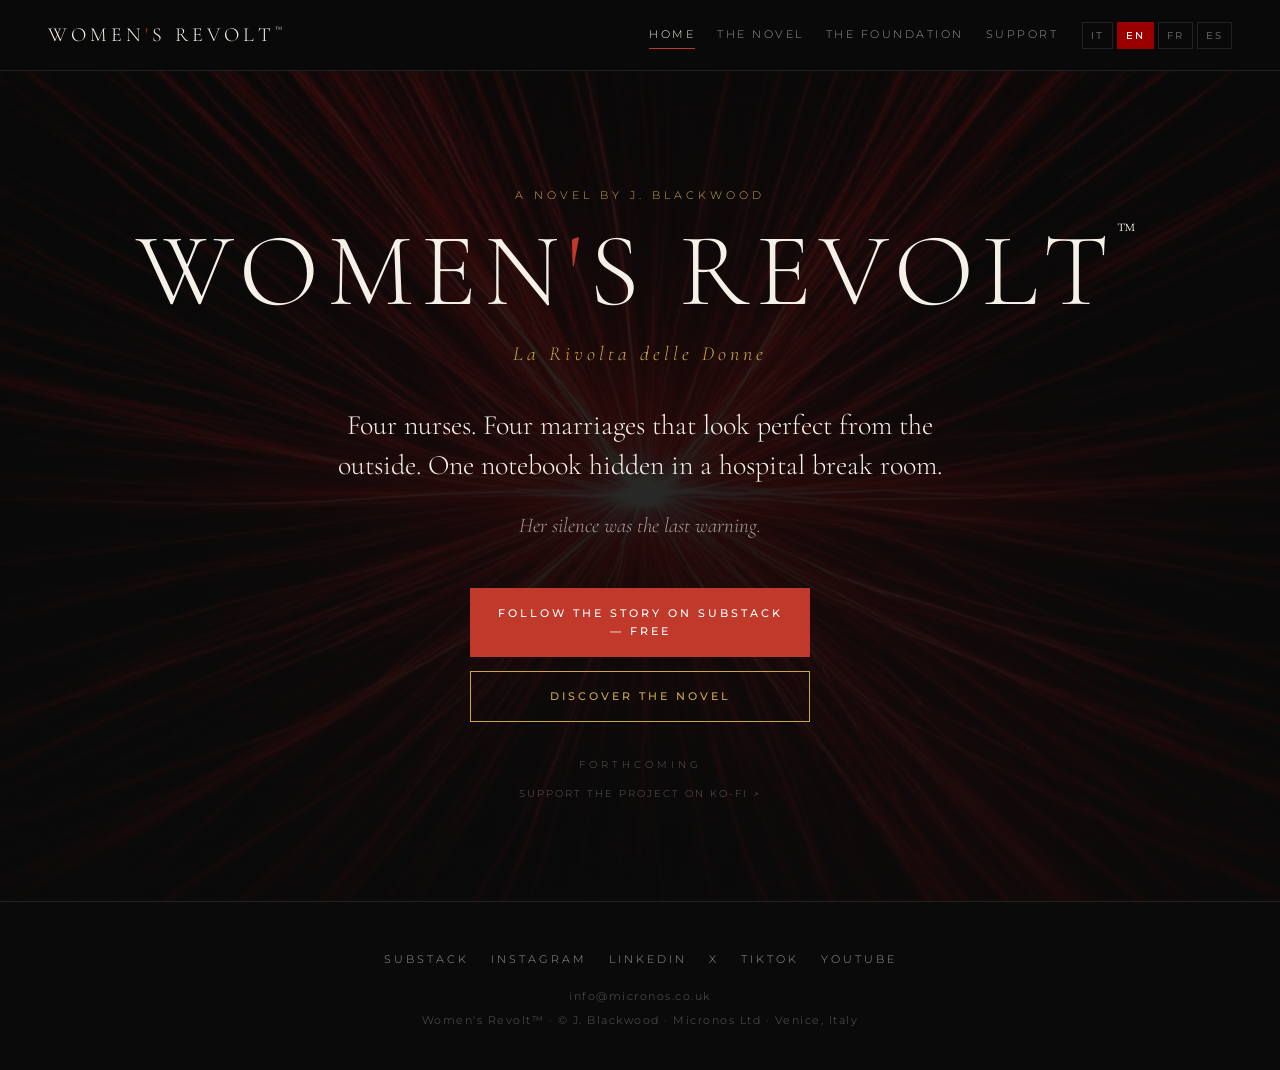
<file: index.html>
<!DOCTYPE html>
<html lang="en">
<head>
<meta charset="UTF-8">
<meta name="viewport" content="width=device-width, initial-scale=1">
<title>Women&#x27;s Revolt™ — A novel by J. Blackwood</title>
<meta name="description" content="Four nurses. Four marriages that look perfect from the outside. One notebook hidden in a hospital break room. Women&#x27;s Revolt, a novel by J. Blackwood.">
<meta property="og:title" content="Women&#x27;s Revolt™ — A novel by J. Blackwood">
<meta property="og:description" content="Four nurses. Four marriages that look perfect from the outside. One notebook hidden in a hospital break room. Women&#x27;s Revolt, a novel by J. Blackwood.">
<meta property="og:type" content="website">
<link rel="preconnect" href="https://fonts.googleapis.com">
<link href="https://fonts.googleapis.com/css2?family=Cormorant+Garamond:ital,wght@0,300;0,400;0,600;1,300;1,400&family=Montserrat:wght@300;400;500;600&display=swap" rel="stylesheet">
<link rel="stylesheet" href="style.css">
<script>
(function(){var L=["it","en","fr","es"],l=null;
try{var q=new URLSearchParams(location.search).get("lang");if(L.indexOf(q)>-1)l=q;}catch(e){}
if(!l){try{var s=localStorage.getItem("wr-lang");if(L.indexOf(s)>-1)l=s;}catch(e){}}
if(!l){var n=(navigator.language||"en").slice(0,2).toLowerCase();l=L.indexOf(n)>-1?n:"en";}
document.documentElement.setAttribute("data-lang",l);document.documentElement.lang=l;})();
</script>
</head>
<body>
<header class="nav">
<a class="logo" href="index.html">Women<span>'</span>s Revolt<sup>™</sup></a>
<nav class="links"><a href="index.html" class="on"><span class="l l-it">Home</span><span class="l l-en">Home</span><span class="l l-fr">Accueil</span><span class="l l-es">Inicio</span></a><a href="novel.html"><span class="l l-it">Il Romanzo</span><span class="l l-en">The Novel</span><span class="l l-fr">Le Roman</span><span class="l l-es">La Novela</span></a><a href="foundation.html"><span class="l l-it">La Fondazione</span><span class="l l-en">The Foundation</span><span class="l l-fr">La Fondation</span><span class="l l-es">La Fundación</span></a><a href="support.html"><span class="l l-it">Sostieni</span><span class="l l-en">Support</span><span class="l l-fr">Soutenir</span><span class="l l-es">Apoya</span></a></nav>
<div class="langs" role="group" aria-label="Language"><button type="button" data-set="it">IT</button><button type="button" data-set="en">EN</button><button type="button" data-set="fr">FR</button><button type="button" data-set="es">ES</button></div>
</header>
<main class="home">
<section class="hero">
<p class="eyebrow"><span class="l l-it">Un romanzo di J. Blackwood</span><span class="l l-en">A novel by J. Blackwood</span><span class="l l-fr">Un roman de J. Blackwood</span><span class="l l-es">Una novela de J. Blackwood</span></p>
<h1 class="brand">Women<span>'</span>s Revolt<sup>™</sup></h1>
<p class="sub">La Rivolta delle Donne</p>
<p class="hook"><span class="l l-it">Quattro infermiere. Quattro matrimoni che dall'esterno sembrano perfetti. Un quaderno nascosto nella sala pausa di un ospedale.</span><span class="l l-en">Four nurses. Four marriages that look perfect from the outside. One notebook hidden in a hospital break room.</span><span class="l l-fr">Quatre infirmières. Quatre mariages qui paraissent parfaits vus de l'extérieur. Un carnet caché dans la salle de pause d'un hôpital.</span><span class="l l-es">Cuatro enfermeras. Cuatro matrimonios que desde fuera parecen perfectos. Un cuaderno escondido en la sala de descanso de un hospital.</span></p>
<p class="tag"><span class="l l-it">Il suo silenzio era l'ultimo avvertimento.</span><span class="l l-en">Her silence was the last warning.</span><span class="l l-fr">Son silence était le dernier avertissement.</span><span class="l l-es">Su silencio era la última advertencia.</span></p>
<div class="btns">
<a class="btn red" href="https://womensrevolt.substack.com" target="_blank" rel="noopener"><span class="l l-it">Segui la storia su Substack — gratis</span><span class="l l-en">Follow the story on Substack — free</span><span class="l l-fr">Suivez l'histoire sur Substack — gratuit</span><span class="l l-es">Sigue la historia en Substack — gratis</span></a>
<a class="btn gold" href="novel.html"><span class="l l-it">Scopri il romanzo</span><span class="l l-en">Discover the novel</span><span class="l l-fr">Découvrir le roman</span><span class="l l-es">Descubre la novela</span></a>
</div>
<p class="status"><span class="l l-it">Di prossima uscita</span><span class="l l-en">Forthcoming</span><span class="l l-fr">À paraître</span><span class="l l-es">Próximamente</span></p>
<a class="kofi" href="https://ko-fi.com/womensrevolt" target="_blank" rel="noopener"><span class="l l-it">Sostieni il progetto su Ko-fi</span><span class="l l-en">Support the project on Ko-fi</span><span class="l l-fr">Soutenir le projet sur Ko-fi</span><span class="l l-es">Apoya el proyecto en Ko-fi</span> ↗</a>
</section>
</main>
<footer class="foot">
<div class="social">
<a href="https://womensrevolt.substack.com" target="_blank" rel="noopener">Substack</a>
<a href="https://instagram.com/womensrevolt" target="_blank" rel="noopener">Instagram</a>
<a href="https://www.linkedin.com/company/womensrevolt" target="_blank" rel="noopener">LinkedIn</a>
<a href="https://x.com/JamesBlackq22a" target="_blank" rel="noopener">X</a>
<a href="https://tiktok.com/@womensrevolt" target="_blank" rel="noopener">TikTok</a>
<a href="https://www.youtube.com/@Womenrevolt" target="_blank" rel="noopener">YouTube</a>
</div>
<p class="small"><a href="mailto:info@micronos.co.uk">info@micronos.co.uk</a></p>
<p class="small">Women's Revolt™ · © J. Blackwood · Micronos Ltd · Venice, Italy</p>
</footer>
<script src="lang.js"></script>
</body>
</html>
</file>
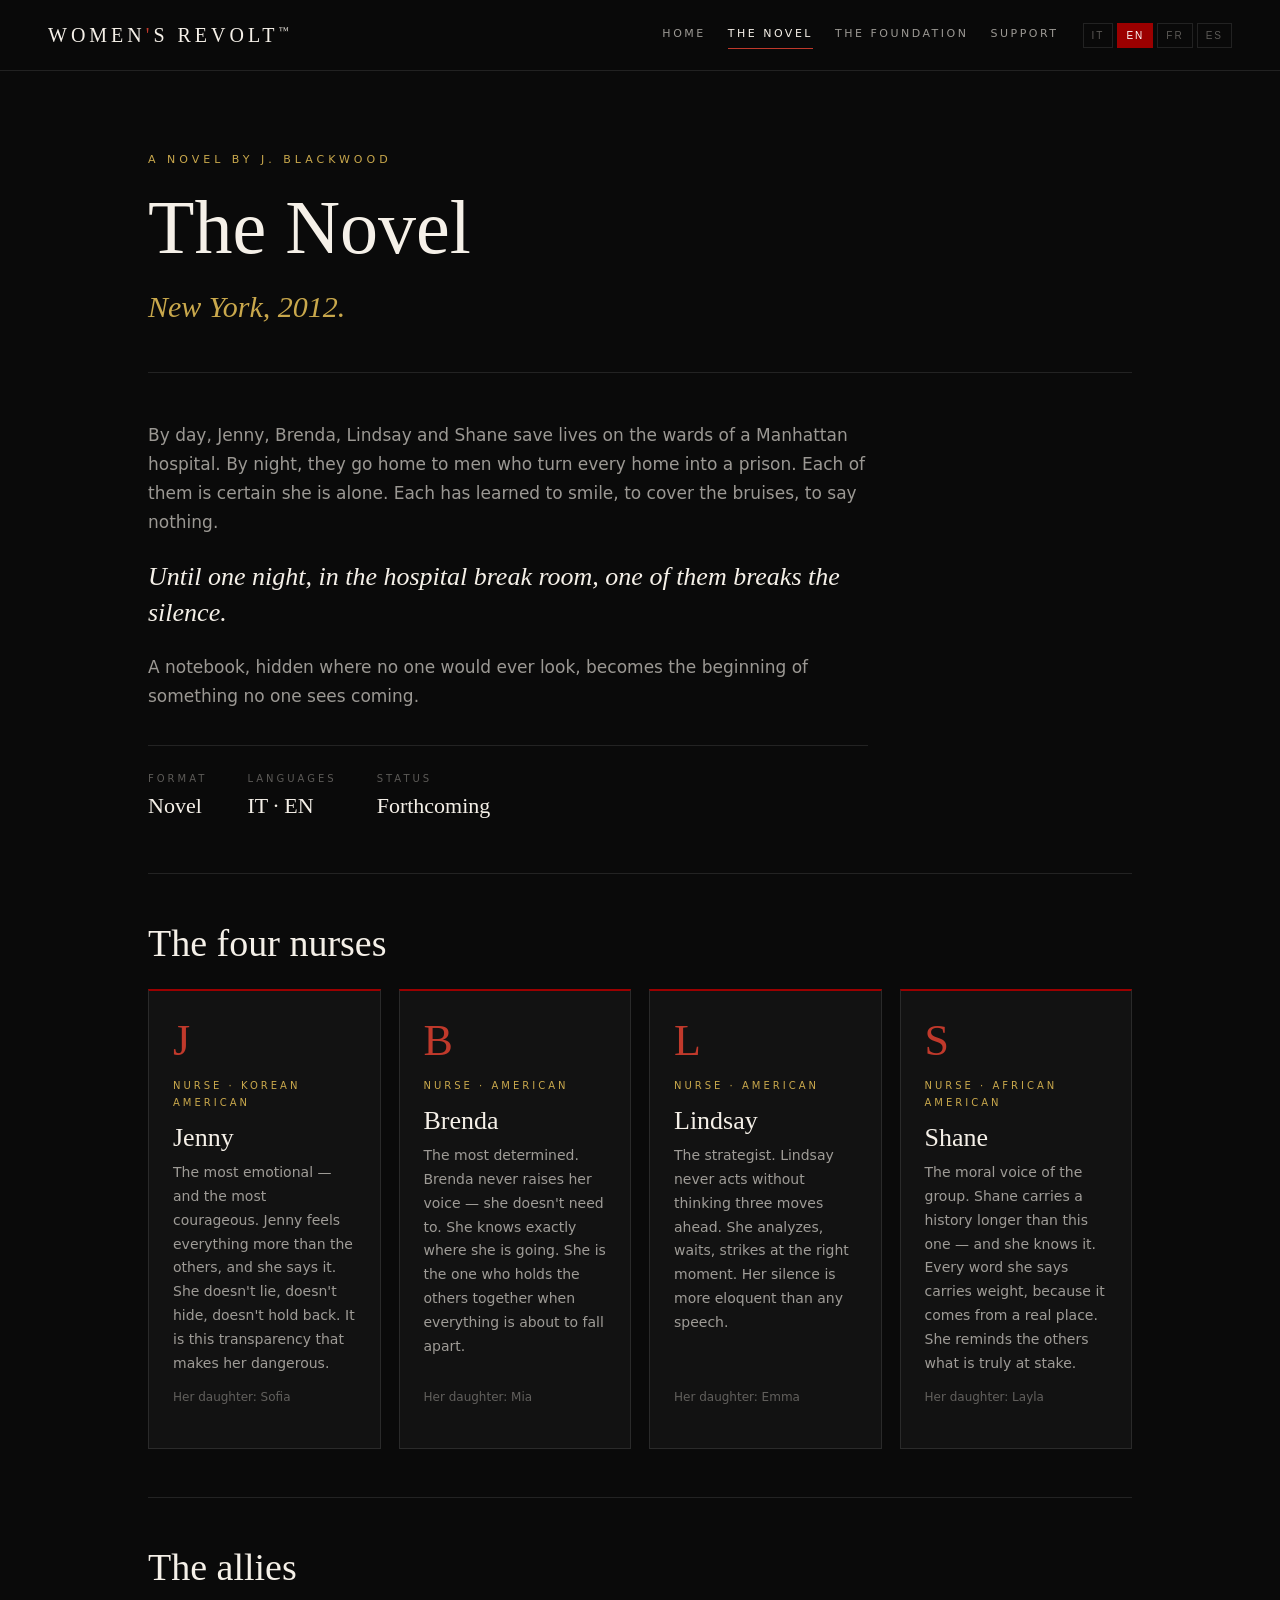
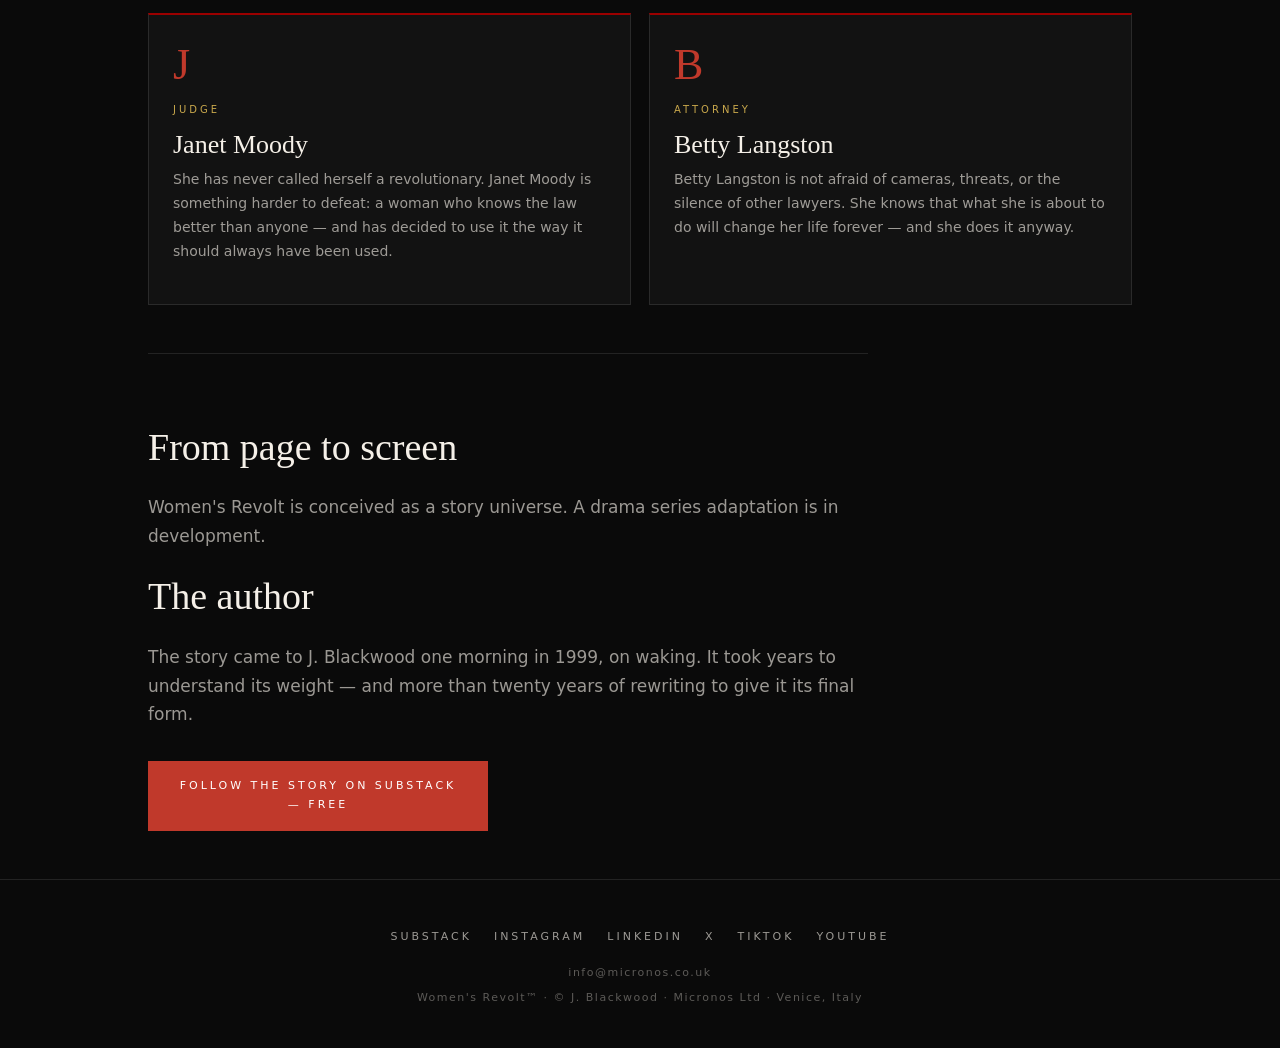
<file: characters.html>
<!DOCTYPE html><html><head><meta charset="UTF-8"><meta http-equiv="refresh" content="0; url=novel.html"><link rel="canonical" href="novel.html"><title>Women's Revolt™</title></head><body style="background:#0a0a0a"><a href="novel.html" style="color:#c0392b">Women's Revolt™</a></body></html>
</file>
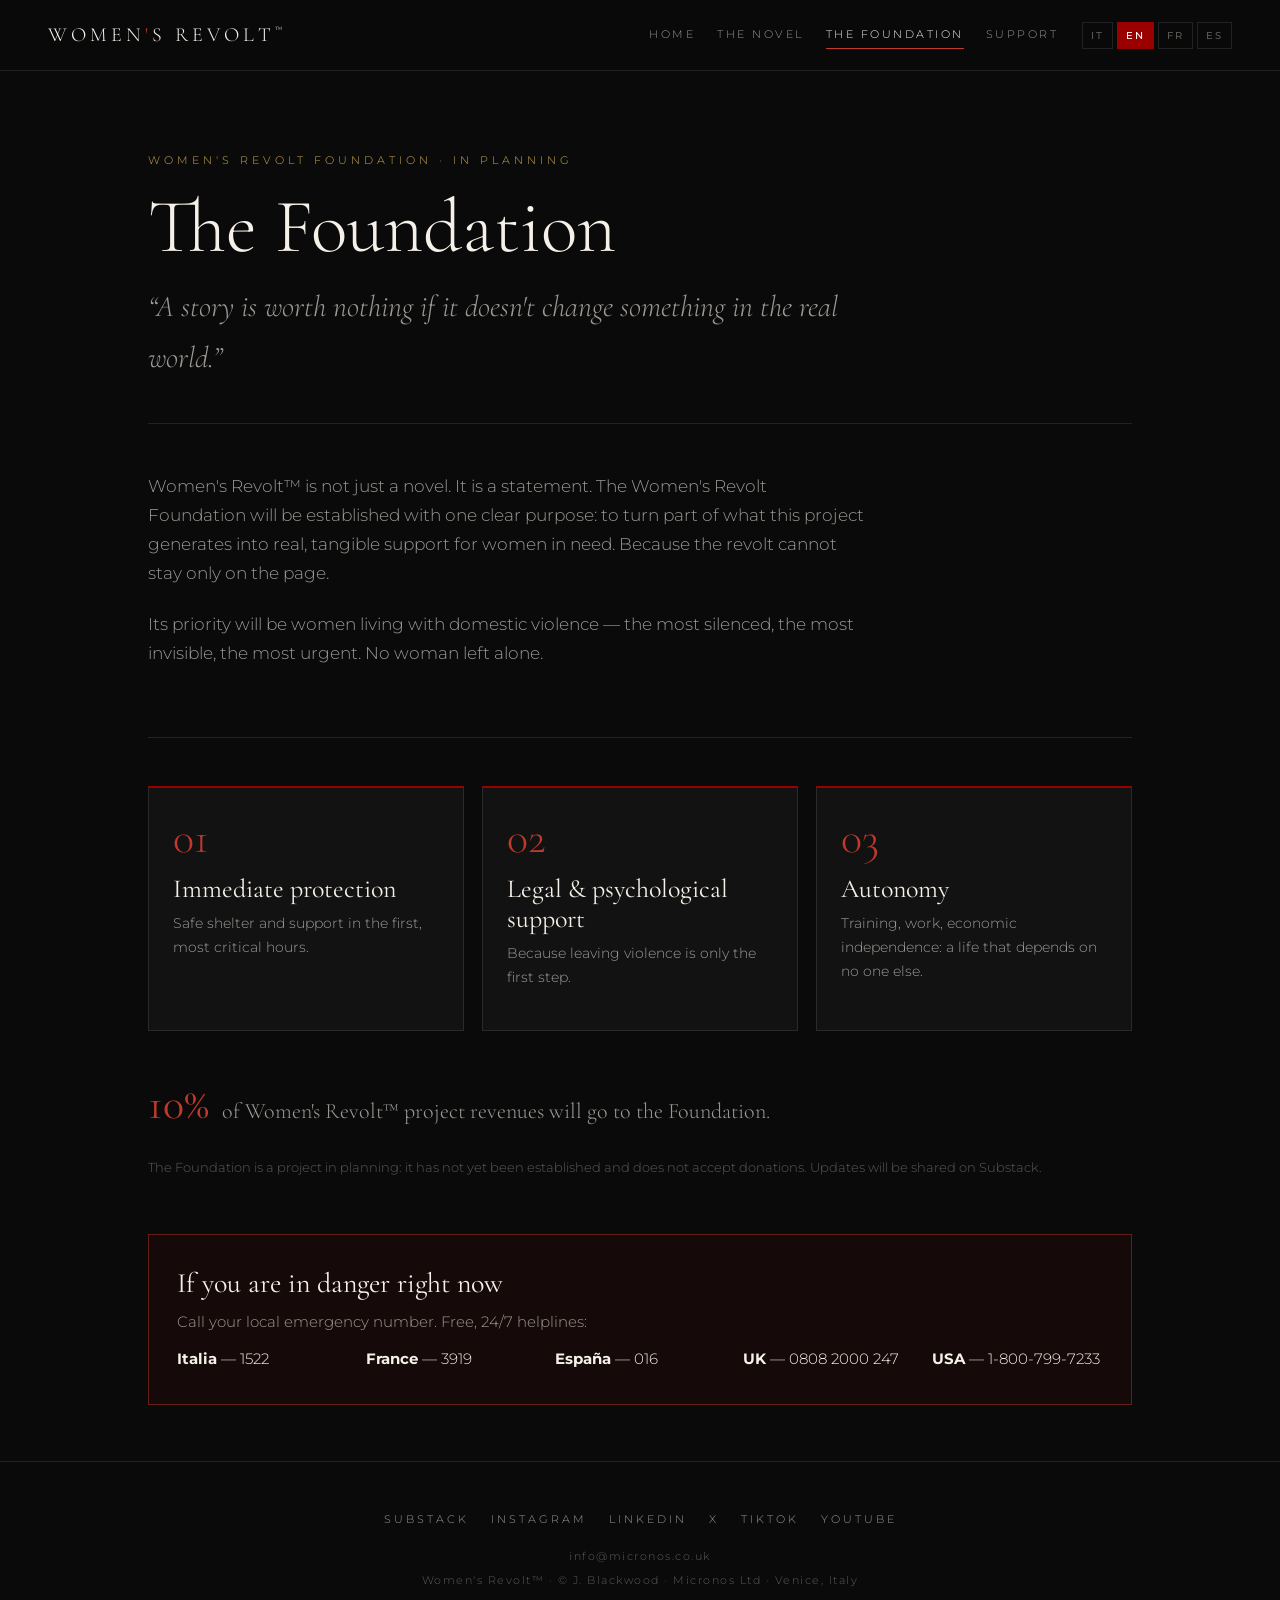
<file: foundation.html>
<!DOCTYPE html>
<html lang="en">
<head>
<meta charset="UTF-8">
<meta name="viewport" content="width=device-width, initial-scale=1">
<title>The Foundation — Women&#x27;s Revolt™</title>
<meta name="description" content="The Women&#x27;s Revolt Foundation, in preparation: support for women living with domestic violence.">
<meta property="og:title" content="The Foundation — Women&#x27;s Revolt™">
<meta property="og:description" content="The Women&#x27;s Revolt Foundation, in preparation: support for women living with domestic violence.">
<meta property="og:type" content="website">
<link rel="preconnect" href="https://fonts.googleapis.com">
<link href="https://fonts.googleapis.com/css2?family=Cormorant+Garamond:ital,wght@0,300;0,400;0,600;1,300;1,400&family=Montserrat:wght@300;400;500;600&display=swap" rel="stylesheet">
<link rel="stylesheet" href="style.css">
<script>
(function(){var L=["it","en","fr","es"],l=null;
try{var q=new URLSearchParams(location.search).get("lang");if(L.indexOf(q)>-1)l=q;}catch(e){}
if(!l){try{var s=localStorage.getItem("wr-lang");if(L.indexOf(s)>-1)l=s;}catch(e){}}
if(!l){var n=(navigator.language||"en").slice(0,2).toLowerCase();l=L.indexOf(n)>-1?n:"en";}
document.documentElement.setAttribute("data-lang",l);document.documentElement.lang=l;})();
</script>
</head>
<body>
<header class="nav">
<a class="logo" href="index.html">Women<span>'</span>s Revolt<sup>™</sup></a>
<nav class="links"><a href="index.html"><span class="l l-it">Home</span><span class="l l-en">Home</span><span class="l l-fr">Accueil</span><span class="l l-es">Inicio</span></a><a href="novel.html"><span class="l l-it">Il Romanzo</span><span class="l l-en">The Novel</span><span class="l l-fr">Le Roman</span><span class="l l-es">La Novela</span></a><a href="foundation.html" class="on"><span class="l l-it">La Fondazione</span><span class="l l-en">The Foundation</span><span class="l l-fr">La Fondation</span><span class="l l-es">La Fundación</span></a><a href="support.html"><span class="l l-it">Sostieni</span><span class="l l-en">Support</span><span class="l l-fr">Soutenir</span><span class="l l-es">Apoya</span></a></nav>
<div class="langs" role="group" aria-label="Language"><button type="button" data-set="it">IT</button><button type="button" data-set="en">EN</button><button type="button" data-set="fr">FR</button><button type="button" data-set="es">ES</button></div>
</header>
<main class="">
<section class="pagehead">
<p class="eyebrow">Women's Revolt Foundation · <span class="l l-it">In progetto</span><span class="l l-en">In planning</span><span class="l l-fr">En projet</span><span class="l l-es">En proyecto</span></p>
<h1><span class="l l-it">La Fondazione</span><span class="l l-en">The Foundation</span><span class="l l-fr">La Fondation</span><span class="l l-es">La Fundación</span></h1>
<p class="lead quote"><span class="l l-it">«Una storia non vale nulla se non cambia qualcosa nel mondo reale.»</span><span class="l l-en">“A story is worth nothing if it doesn't change something in the real world.”</span><span class="l l-fr">« Une histoire ne vaut rien si elle ne change pas quelque chose dans le monde réel. »</span><span class="l l-es">«Una historia no vale nada si no cambia algo en el mundo real.»</span></p>
</section>
<section class="prose">
<p><span class="l l-it">Women's Revolt™ non è solo un romanzo. È una presa di posizione. La Women's Revolt Foundation nascerà con un obiettivo preciso: trasformare una parte di ciò che questo progetto genera in aiuto concreto per le donne che ne hanno bisogno. Perché la rivolta non può restare solo sulla pagina.</span><span class="l l-en">Women's Revolt™ is not just a novel. It is a statement. The Women's Revolt Foundation will be established with one clear purpose: to turn part of what this project generates into real, tangible support for women in need. Because the revolt cannot stay only on the page.</span><span class="l l-fr">Women's Revolt™ n'est pas seulement un roman. C'est une prise de position. La Women's Revolt Foundation sera créée avec un objectif précis : transformer une part de ce que ce projet génère en aide concrète pour les femmes dans le besoin. Parce que la révolte ne peut pas rester seulement sur la page.</span><span class="l l-es">Women's Revolt™ no es solo una novela. Es una declaración. La Women's Revolt Foundation nacerá con un objetivo claro: transformar parte de lo que genere este proyecto en ayuda concreta para las mujeres que la necesitan. Porque la revuelta no puede quedarse solo en la página.</span></p>
<p><span class="l l-it">La priorità saranno le donne che subiscono violenza domestica — le più silenziose, le più invisibili, le più urgenti. Nessuna donna lasciata sola.</span><span class="l l-en">Its priority will be women living with domestic violence — the most silenced, the most invisible, the most urgent. No woman left alone.</span><span class="l l-fr">Sa priorité sera les femmes victimes de violences domestiques — les plus silencieuses, les plus invisibles, les plus urgentes. Aucune femme laissée seule.</span><span class="l l-es">Su prioridad serán las mujeres que sufren violencia doméstica — las más silenciadas, las más invisibles, las más urgentes. Ninguna mujer dejada sola.</span></p>
</section>
<section class="block">
<div class="grid three">
<article class="card"><div class="num">01</div><h3><span class="l l-it">Protezione immediata</span><span class="l l-en">Immediate protection</span><span class="l l-fr">Protection immédiate</span><span class="l l-es">Protección inmediata</span></h3><p><span class="l l-it">Rifugi sicuri e sostegno nelle prime ore, le più critiche.</span><span class="l l-en">Safe shelter and support in the first, most critical hours.</span><span class="l l-fr">Refuges sûrs et soutien dans les premières heures, les plus critiques.</span><span class="l l-es">Refugios seguros y apoyo en las primeras horas, las más críticas.</span></p></article>
<article class="card"><div class="num">02</div><h3><span class="l l-it">Supporto legale e psicologico</span><span class="l l-en">Legal & psychological support</span><span class="l l-fr">Soutien juridique et psychologique</span><span class="l l-es">Apoyo legal y psicológico</span></h3><p><span class="l l-it">Perché uscire dalla violenza è solo il primo passo.</span><span class="l l-en">Because leaving violence is only the first step.</span><span class="l l-fr">Parce que quitter la violence n'est que la première étape.</span><span class="l l-es">Porque salir de la violencia es solo el primer paso.</span></p></article>
<article class="card"><div class="num">03</div><h3><span class="l l-it">Autonomia</span><span class="l l-en">Autonomy</span><span class="l l-fr">Autonomie</span><span class="l l-es">Autonomía</span></h3><p><span class="l l-it">Formazione, lavoro, indipendenza economica: una vita che non dipende da nessun altro.</span><span class="l l-en">Training, work, economic independence: a life that depends on no one else.</span><span class="l l-fr">Formation, travail, indépendance économique : une vie qui ne dépend de personne.</span><span class="l l-es">Formación, trabajo, independencia económica: una vida que no dependa de nadie más.</span></p></article>
</div>
<p class="big10"><strong>10%</strong> <span class="l l-it">dei ricavi del progetto Women's Revolt™ sarà destinato alla Fondazione.</span><span class="l l-en">of Women's Revolt™ project revenues will go to the Foundation.</span><span class="l l-fr">des revenus du projet Women's Revolt™ seront destinés à la Fondation.</span><span class="l l-es">de los ingresos del proyecto Women's Revolt™ se destinará a la Fundación.</span></p>
<p class="note"><span class="l l-it">La Fondazione è un progetto: non è ancora costituita e non raccoglie donazioni. Gli aggiornamenti arriveranno su Substack.</span><span class="l l-en">The Foundation is a project in planning: it has not yet been established and does not accept donations. Updates will be shared on Substack.</span><span class="l l-fr">La Fondation est un projet : elle n'est pas encore créée et n'accepte pas de dons. Les nouvelles seront publiées sur Substack.</span><span class="l l-es">La Fundación es un proyecto: todavía no está constituida y no acepta donaciones. Las novedades se publicarán en Substack.</span></p>
</section>
<section class="help">
<h2><span class="l l-it">Se sei in pericolo adesso</span><span class="l l-en">If you are in danger right now</span><span class="l l-fr">Si vous êtes en danger maintenant</span><span class="l l-es">Si estás en peligro ahora</span></h2>
<p><span class="l l-it">Chiama il numero di emergenza del tuo Paese. Linee di aiuto gratuite e attive 24 ore su 24:</span><span class="l l-en">Call your local emergency number. Free, 24/7 helplines:</span><span class="l l-fr">Appelez le numéro d'urgence de votre pays. Lignes d'aide gratuites, 24 h/24 :</span><span class="l l-es">Llama al número de emergencias de tu país. Líneas de ayuda gratuitas, 24 horas:</span></p>
<ul>
<li><strong>Italia</strong> — 1522</li>
<li><strong>France</strong> — 3919</li>
<li><strong>España</strong> — 016</li>
<li><strong>UK</strong> — 0808 2000 247</li>
<li><strong>USA</strong> — 1-800-799-7233</li>
</ul>
</section>
</main>
<footer class="foot">
<div class="social">
<a href="https://womensrevolt.substack.com" target="_blank" rel="noopener">Substack</a>
<a href="https://instagram.com/womensrevolt" target="_blank" rel="noopener">Instagram</a>
<a href="https://www.linkedin.com/company/womensrevolt" target="_blank" rel="noopener">LinkedIn</a>
<a href="https://x.com/JamesBlackq22a" target="_blank" rel="noopener">X</a>
<a href="https://tiktok.com/@womensrevolt" target="_blank" rel="noopener">TikTok</a>
<a href="https://www.youtube.com/@Womenrevolt" target="_blank" rel="noopener">YouTube</a>
</div>
<p class="small"><a href="mailto:info@micronos.co.uk">info@micronos.co.uk</a></p>
<p class="small">Women's Revolt™ · © J. Blackwood · Micronos Ltd · Venice, Italy</p>
</footer>
<script src="lang.js"></script>
</body>
</html>
</file>
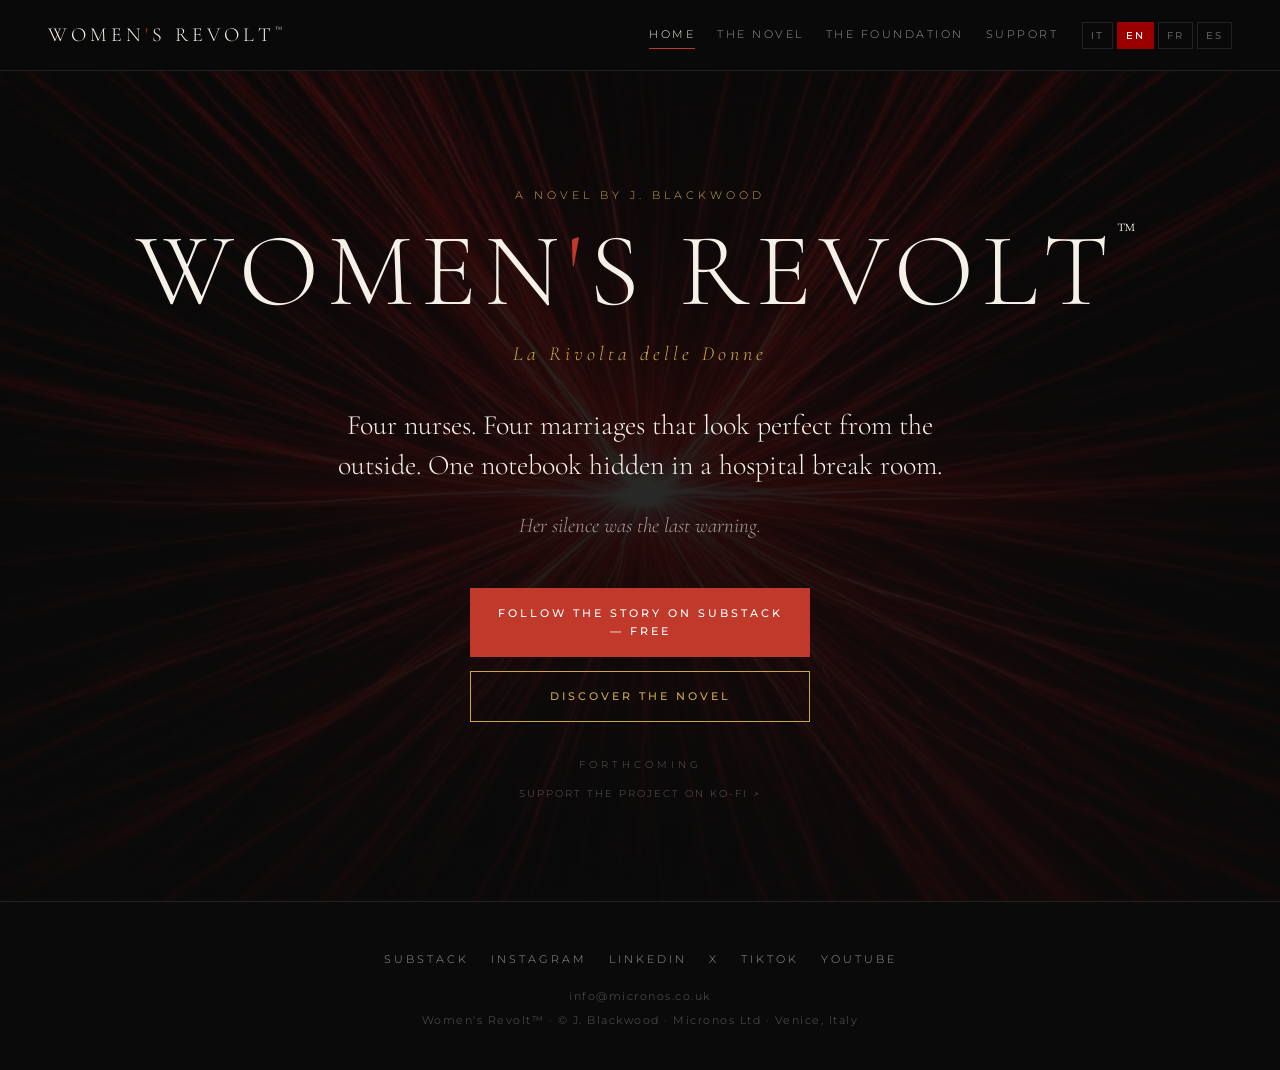
<file: main.html>
<!DOCTYPE html><html><head><meta charset="UTF-8"><meta http-equiv="refresh" content="0; url=index.html"><link rel="canonical" href="index.html"><title>Women's Revolt™</title></head><body style="background:#0a0a0a"><a href="index.html" style="color:#c0392b">Women's Revolt™</a></body></html>
</file>
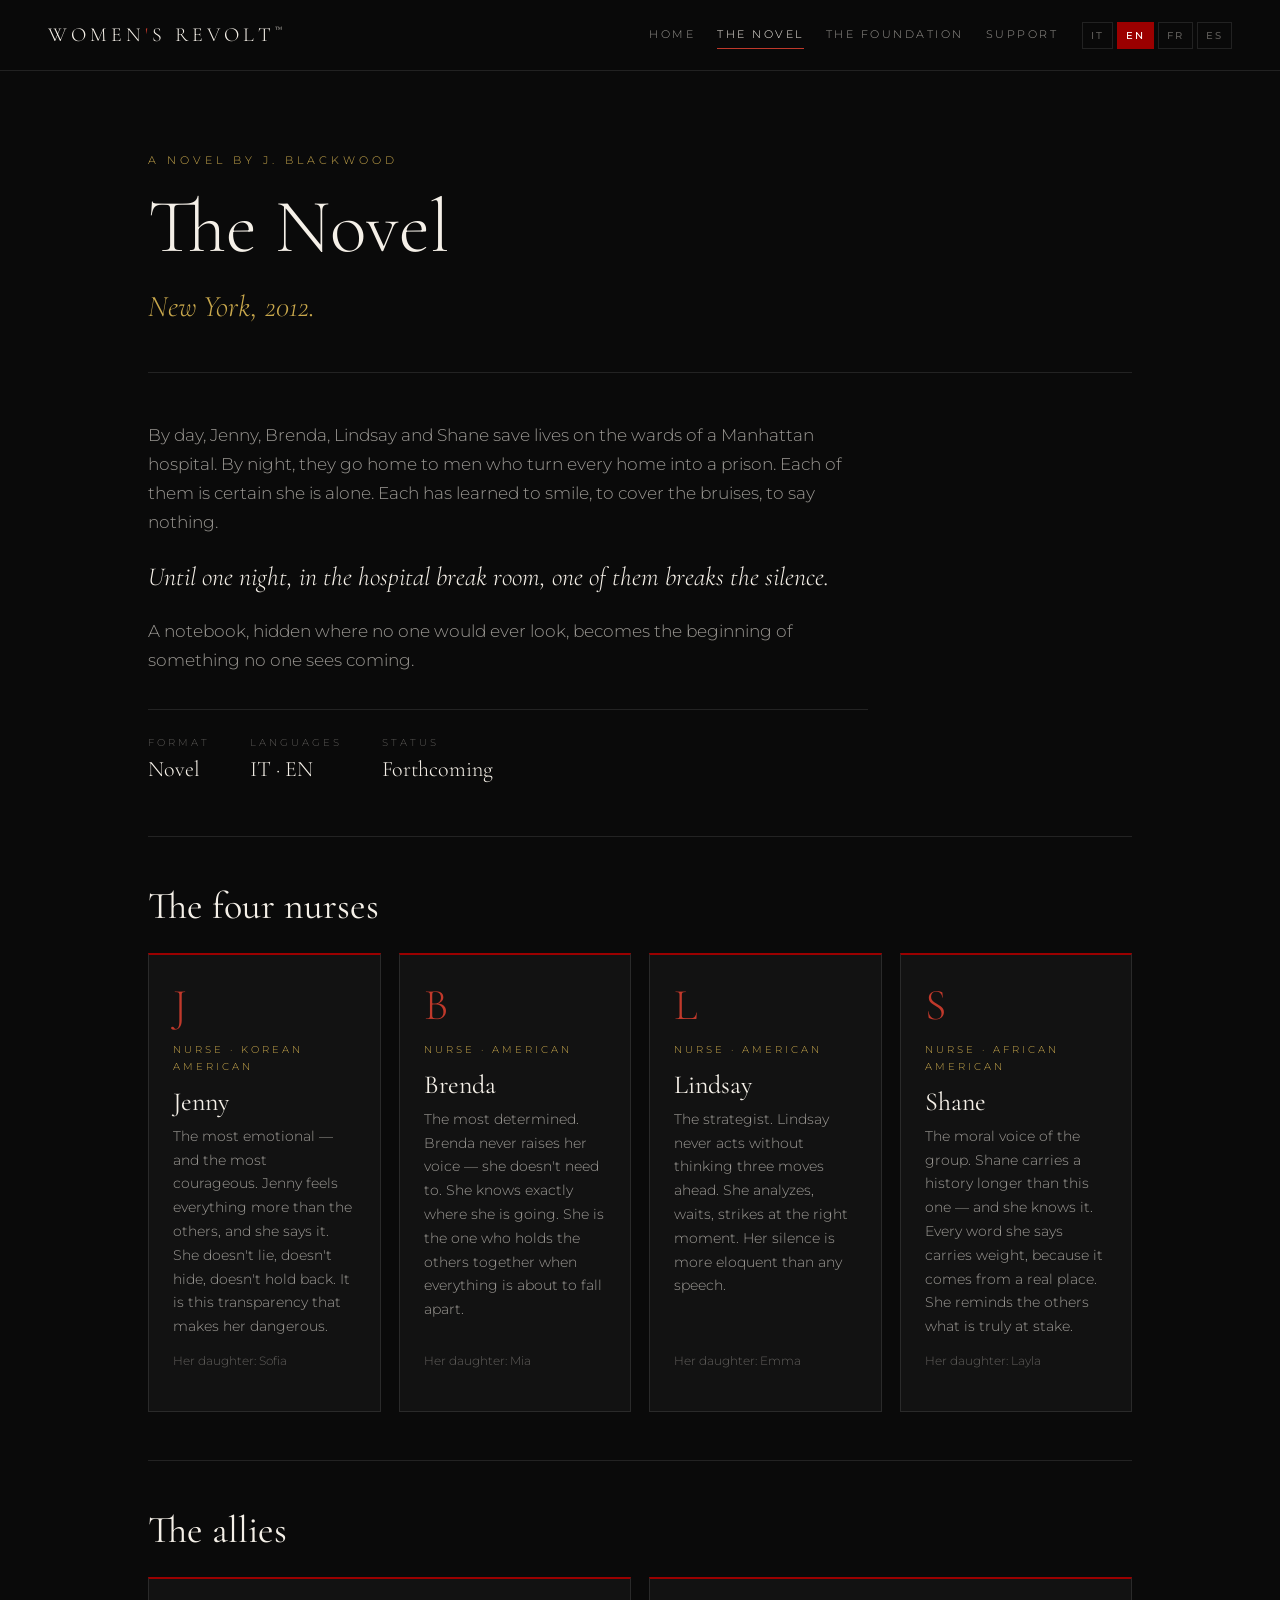
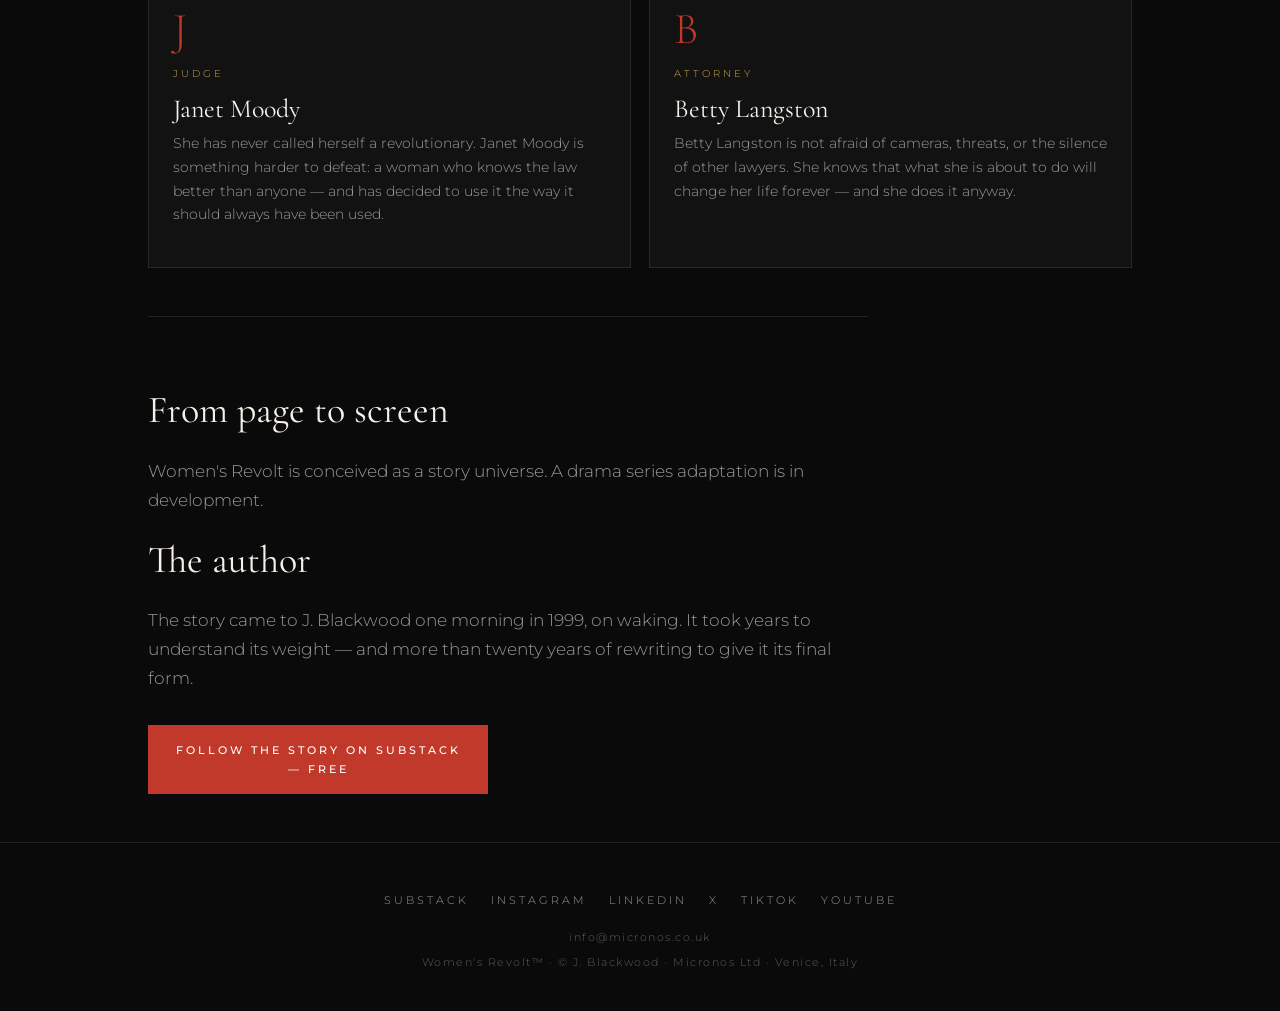
<file: novel.html>
<!DOCTYPE html>
<html lang="en">
<head>
<meta charset="UTF-8">
<meta name="viewport" content="width=device-width, initial-scale=1">
<title>The Novel — Women&#x27;s Revolt™</title>
<meta name="description" content="New York, 2012. Four nurses, four violent marriages kept secret, and a notebook hidden in a hospital break room. A novel by J. Blackwood.">
<meta property="og:title" content="The Novel — Women&#x27;s Revolt™">
<meta property="og:description" content="New York, 2012. Four nurses, four violent marriages kept secret, and a notebook hidden in a hospital break room. A novel by J. Blackwood.">
<meta property="og:type" content="website">
<link rel="preconnect" href="https://fonts.googleapis.com">
<link href="https://fonts.googleapis.com/css2?family=Cormorant+Garamond:ital,wght@0,300;0,400;0,600;1,300;1,400&family=Montserrat:wght@300;400;500;600&display=swap" rel="stylesheet">
<link rel="stylesheet" href="style.css">
<script>
(function(){var L=["it","en","fr","es"],l=null;
try{var q=new URLSearchParams(location.search).get("lang");if(L.indexOf(q)>-1)l=q;}catch(e){}
if(!l){try{var s=localStorage.getItem("wr-lang");if(L.indexOf(s)>-1)l=s;}catch(e){}}
if(!l){var n=(navigator.language||"en").slice(0,2).toLowerCase();l=L.indexOf(n)>-1?n:"en";}
document.documentElement.setAttribute("data-lang",l);document.documentElement.lang=l;})();
</script>
</head>
<body>
<header class="nav">
<a class="logo" href="index.html">Women<span>'</span>s Revolt<sup>™</sup></a>
<nav class="links"><a href="index.html"><span class="l l-it">Home</span><span class="l l-en">Home</span><span class="l l-fr">Accueil</span><span class="l l-es">Inicio</span></a><a href="novel.html" class="on"><span class="l l-it">Il Romanzo</span><span class="l l-en">The Novel</span><span class="l l-fr">Le Roman</span><span class="l l-es">La Novela</span></a><a href="foundation.html"><span class="l l-it">La Fondazione</span><span class="l l-en">The Foundation</span><span class="l l-fr">La Fondation</span><span class="l l-es">La Fundación</span></a><a href="support.html"><span class="l l-it">Sostieni</span><span class="l l-en">Support</span><span class="l l-fr">Soutenir</span><span class="l l-es">Apoya</span></a></nav>
<div class="langs" role="group" aria-label="Language"><button type="button" data-set="it">IT</button><button type="button" data-set="en">EN</button><button type="button" data-set="fr">FR</button><button type="button" data-set="es">ES</button></div>
</header>
<main class="">
<section class="pagehead">
<p class="eyebrow"><span class="l l-it">Un romanzo di J. Blackwood</span><span class="l l-en">A novel by J. Blackwood</span><span class="l l-fr">Un roman de J. Blackwood</span><span class="l l-es">Una novela de J. Blackwood</span></p>
<h1><span class="l l-it">Il Romanzo</span><span class="l l-en">The Novel</span><span class="l l-fr">Le Roman</span><span class="l l-es">La Novela</span></h1>
<p class="lead">New York, 2012.</p>
</section>
<section class="prose">
<p><span class="l l-it">Di giorno Jenny, Brenda, Lindsay e Shane salvano vite nelle corsie di un ospedale di Manhattan. Di notte tornano a casa da uomini che trasformano ogni casa in una prigione. Ognuna è certa di essere sola. Ognuna ha imparato a sorridere, a coprire i lividi, a tacere.</span><span class="l l-en">By day, Jenny, Brenda, Lindsay and Shane save lives on the wards of a Manhattan hospital. By night, they go home to men who turn every home into a prison. Each of them is certain she is alone. Each has learned to smile, to cover the bruises, to say nothing.</span><span class="l l-fr">Le jour, Jenny, Brenda, Lindsay et Shane sauvent des vies dans les services d'un hôpital de Manhattan. La nuit, elles rentrent chez des hommes qui font de chaque maison une prison. Chacune est certaine d'être seule. Chacune a appris à sourire, à cacher les bleus, à se taire.</span><span class="l l-es">De día, Jenny, Brenda, Lindsay y Shane salvan vidas en las salas de un hospital de Manhattan. De noche, vuelven a casa con hombres que convierten cada casa en una prisión. Cada una está segura de estar sola. Cada una ha aprendido a sonreír, a cubrir los moratones, a callar.</span></p>
<p class="em"><span class="l l-it">Finché una notte, nella sala pausa dell'ospedale, una di loro rompe il silenzio.</span><span class="l l-en">Until one night, in the hospital break room, one of them breaks the silence.</span><span class="l l-fr">Jusqu'au soir où, dans la salle de pause de l'hôpital, l'une d'elles brise le silence.</span><span class="l l-es">Hasta que una noche, en la sala de descanso del hospital, una de ellas rompe el silencio.</span></p>
<p><span class="l l-it">Un quaderno, nascosto dove nessuno guarderebbe mai, diventa l'inizio di qualcosa che nessuno vede arrivare.</span><span class="l l-en">A notebook, hidden where no one would ever look, becomes the beginning of something no one sees coming.</span><span class="l l-fr">Un carnet, caché là où personne ne regarderait jamais, devient le début de quelque chose que personne ne voit venir.</span><span class="l l-es">Un cuaderno, escondido donde nadie miraría jamás, se convierte en el principio de algo que nadie ve venir.</span></p>
<dl class="facts">
<div><dt><span class="l l-it">Formato</span><span class="l l-en">Format</span><span class="l l-fr">Format</span><span class="l l-es">Formato</span></dt><dd><span class="l l-it">Romanzo</span><span class="l l-en">Novel</span><span class="l l-fr">Roman</span><span class="l l-es">Novela</span></dd></div>
<div><dt><span class="l l-it">Lingue</span><span class="l l-en">Languages</span><span class="l l-fr">Langues</span><span class="l l-es">Idiomas</span></dt><dd>IT · EN</dd></div>
<div><dt><span class="l l-it">Stato</span><span class="l l-en">Status</span><span class="l l-fr">Statut</span><span class="l l-es">Estado</span></dt><dd><span class="l l-it">Di prossima uscita</span><span class="l l-en">Forthcoming</span><span class="l l-fr">À paraître</span><span class="l l-es">Próximamente</span></dd></div>
</dl>
</section>
<section class="block">
<h2><span class="l l-it">Le quattro infermiere</span><span class="l l-en">The four nurses</span><span class="l l-fr">Les quatre infirmières</span><span class="l l-es">Las cuatro enfermeras</span></h2>
<div class="grid"><article class="card"><div class="ini">J</div>
<p class="role"><span class="l l-it">Infermiera</span><span class="l l-en">Nurse</span><span class="l l-fr">Infirmière</span><span class="l l-es">Enfermera</span> · <span class="l l-it">Coreano-americana</span><span class="l l-en">Korean American</span><span class="l l-fr">Américano-coréenne</span><span class="l l-es">Coreano-estadounidense</span></p>
<h3>Jenny</h3>
<p><span class="l l-it">La più emotiva — e la più coraggiosa. Jenny sente tutto più delle altre e lo dice. Non mente, non nasconde, non trattiene. È questa trasparenza che la rende pericolosa.</span><span class="l l-en">The most emotional — and the most courageous. Jenny feels everything more than the others, and she says it. She doesn't lie, doesn't hide, doesn't hold back. It is this transparency that makes her dangerous.</span><span class="l l-fr">La plus émotive — et la plus courageuse. Jenny ressent tout plus que les autres, et elle le dit. Elle ne ment pas, ne cache rien, ne se retient pas. C'est cette transparence qui la rend dangereuse.</span><span class="l l-es">La más emocional — y la más valiente. Jenny lo siente todo más que las demás, y lo dice. No miente, no esconde, no se contiene. Es esa transparencia la que la hace peligrosa.</span></p>
<p class="meta"><span class="l l-it">Sua figlia: Sofia</span><span class="l l-en">Her daughter: Sofia</span><span class="l l-fr">Sa fille : Sofia</span><span class="l l-es">Su hija: Sofia</span></p></article><article class="card"><div class="ini">B</div>
<p class="role"><span class="l l-it">Infermiera</span><span class="l l-en">Nurse</span><span class="l l-fr">Infirmière</span><span class="l l-es">Enfermera</span> · <span class="l l-it">Americana</span><span class="l l-en">American</span><span class="l l-fr">Américaine</span><span class="l l-es">Estadounidense</span></p>
<h3>Brenda</h3>
<p><span class="l l-it">La più determinata. Brenda non alza mai la voce — non ne ha bisogno. Sa esattamente dove vuole arrivare. È lei che tiene insieme le altre quando tutto rischia di crollare.</span><span class="l l-en">The most determined. Brenda never raises her voice — she doesn't need to. She knows exactly where she is going. She is the one who holds the others together when everything is about to fall apart.</span><span class="l l-fr">La plus déterminée. Brenda n'élève jamais la voix — elle n'en a pas besoin. Elle sait exactement où elle va. C'est elle qui maintient les autres ensemble quand tout menace de s'effondrer.</span><span class="l l-es">La más decidida. Brenda nunca levanta la voz — no lo necesita. Sabe exactamente adónde va. Es ella quien mantiene unidas a las demás cuando todo está a punto de derrumbarse.</span></p>
<p class="meta"><span class="l l-it">Sua figlia: Mia</span><span class="l l-en">Her daughter: Mia</span><span class="l l-fr">Sa fille : Mia</span><span class="l l-es">Su hija: Mia</span></p></article><article class="card"><div class="ini">L</div>
<p class="role"><span class="l l-it">Infermiera</span><span class="l l-en">Nurse</span><span class="l l-fr">Infirmière</span><span class="l l-es">Enfermera</span> · <span class="l l-it">Americana</span><span class="l l-en">American</span><span class="l l-fr">Américaine</span><span class="l l-es">Estadounidense</span></p>
<h3>Lindsay</h3>
<p><span class="l l-it">La stratega. Lindsay non agisce mai senza aver pensato tre mosse avanti. Analizza, aspetta, colpisce nel momento giusto. Il suo silenzio è più eloquente di qualsiasi discorso.</span><span class="l l-en">The strategist. Lindsay never acts without thinking three moves ahead. She analyzes, waits, strikes at the right moment. Her silence is more eloquent than any speech.</span><span class="l l-fr">La stratège. Lindsay n'agit jamais sans avoir réfléchi trois coups à l'avance. Elle analyse, attend, frappe au bon moment. Son silence est plus éloquent que n'importe quel discours.</span><span class="l l-es">La estratega. Lindsay nunca actúa sin haber pensado tres movimientos por adelantado. Analiza, espera, golpea en el momento justo. Su silencio es más elocuente que cualquier discurso.</span></p>
<p class="meta"><span class="l l-it">Sua figlia: Emma</span><span class="l l-en">Her daughter: Emma</span><span class="l l-fr">Sa fille : Emma</span><span class="l l-es">Su hija: Emma</span></p></article><article class="card"><div class="ini">S</div>
<p class="role"><span class="l l-it">Infermiera</span><span class="l l-en">Nurse</span><span class="l l-fr">Infirmière</span><span class="l l-es">Enfermera</span> · <span class="l l-it">Afroamericana</span><span class="l l-en">African American</span><span class="l l-fr">Afro-américaine</span><span class="l l-es">Afroestadounidense</span></p>
<h3>Shane</h3>
<p><span class="l l-it">La voce morale del gruppo. Shane porta dentro di sé una storia più lunga di questa — e lo sa. Ogni sua parola pesa, perché viene da un posto reale. È lei che ricorda alle altre cosa c'è davvero in gioco.</span><span class="l l-en">The moral voice of the group. Shane carries a history longer than this one — and she knows it. Every word she says carries weight, because it comes from a real place. She reminds the others what is truly at stake.</span><span class="l l-fr">La voix morale du groupe. Shane porte en elle une histoire plus longue que celle-ci — et elle le sait. Chacun de ses mots a du poids, parce qu'il vient d'un endroit réel. C'est elle qui rappelle aux autres ce qui est vraiment en jeu.</span><span class="l l-es">La voz moral del grupo. Shane lleva dentro una historia más larga que esta — y lo sabe. Cada palabra suya pesa, porque viene de un lugar real. Es ella quien recuerda a las demás lo que de verdad está en juego.</span></p>
<p class="meta"><span class="l l-it">Sua figlia: Layla</span><span class="l l-en">Her daughter: Layla</span><span class="l l-fr">Sa fille : Layla</span><span class="l l-es">Su hija: Layla</span></p></article></div>
</section>
<section class="block">
<h2><span class="l l-it">Le alleate</span><span class="l l-en">The allies</span><span class="l l-fr">Les alliées</span><span class="l l-es">Las aliadas</span></h2>
<div class="grid two"><article class="card ally"><div class="ini">J</div>
<p class="role"><span class="l l-it">Giudice</span><span class="l l-en">Judge</span><span class="l l-fr">Juge</span><span class="l l-es">Jueza</span></p><h3>Janet Moody</h3><p><span class="l l-it">Non si è mai definita una rivoluzionaria. Janet Moody è qualcosa di più difficile da sconfiggere: una donna che conosce la legge meglio di chiunque altro — e ha deciso di usarla come avrebbe sempre dovuto essere usata.</span><span class="l l-en">She has never called herself a revolutionary. Janet Moody is something harder to defeat: a woman who knows the law better than anyone — and has decided to use it the way it should always have been used.</span><span class="l l-fr">Elle ne s'est jamais dite révolutionnaire. Janet Moody est plus difficile à vaincre : une femme qui connaît la loi mieux que quiconque — et qui a décidé de l'utiliser comme elle aurait toujours dû l'être.</span><span class="l l-es">Nunca se ha definido como revolucionaria. Janet Moody es algo más difícil de vencer: una mujer que conoce la ley mejor que nadie — y ha decidido usarla como siempre debió usarse.</span></p></article><article class="card ally"><div class="ini">B</div>
<p class="role"><span class="l l-it">Avvocata</span><span class="l l-en">Attorney</span><span class="l l-fr">Avocate</span><span class="l l-es">Abogada</span></p><h3>Betty Langston</h3><p><span class="l l-it">Betty Langston non ha paura delle telecamere, delle minacce, né del silenzio degli altri avvocati. Sa che quello che sta per fare cambierà la sua vita per sempre — e lo fa lo stesso.</span><span class="l l-en">Betty Langston is not afraid of cameras, threats, or the silence of other lawyers. She knows that what she is about to do will change her life forever — and she does it anyway.</span><span class="l l-fr">Betty Langston n'a peur ni des caméras, ni des menaces, ni du silence des autres avocats. Elle sait que ce qu'elle s'apprête à faire changera sa vie pour toujours — et elle le fait quand même.</span><span class="l l-es">Betty Langston no teme a las cámaras, ni a las amenazas, ni al silencio de otros abogados. Sabe que lo que está a punto de hacer cambiará su vida para siempre — y lo hace de todos modos.</span></p></article></div>
</section>
<section class="block prose">
<h2><span class="l l-it">Dalla pagina allo schermo</span><span class="l l-en">From page to screen</span><span class="l l-fr">De la page à l'écran</span><span class="l l-es">De la página a la pantalla</span></h2>
<p><span class="l l-it">Women's Revolt nasce come universo narrativo. Un adattamento in serie drammatica è in sviluppo.</span><span class="l l-en">Women's Revolt is conceived as a story universe. A drama series adaptation is in development.</span><span class="l l-fr">Women's Revolt est conçu comme un univers narratif. Une adaptation en série dramatique est en développement.</span><span class="l l-es">Women's Revolt nace como un universo narrativo. Una adaptación en serie dramática está en desarrollo.</span></p>
<h2><span class="l l-it">L'autore</span><span class="l l-en">The author</span><span class="l l-fr">L'auteur</span><span class="l l-es">El autor</span></h2>
<p><span class="l l-it">La storia è arrivata a J. Blackwood una mattina del 1999, al risveglio. Ci sono voluti anni per capirne il peso — e più di vent'anni di riscritture per darle la sua forma definitiva.</span><span class="l l-en">The story came to J. Blackwood one morning in 1999, on waking. It took years to understand its weight — and more than twenty years of rewriting to give it its final form.</span><span class="l l-fr">L'histoire est venue à J. Blackwood un matin de 1999, au réveil. Il a fallu des années pour en comprendre le poids — et plus de vingt ans de réécriture pour lui donner sa forme définitive.</span><span class="l l-es">La historia llegó a J. Blackwood una mañana de 1999, al despertar. Hicieron falta años para entender su peso — y más de veinte años de reescritura para darle su forma definitiva.</span></p>
<div class="btns left"><a class="btn red" href="https://womensrevolt.substack.com" target="_blank" rel="noopener"><span class="l l-it">Segui la storia su Substack — gratis</span><span class="l l-en">Follow the story on Substack — free</span><span class="l l-fr">Suivez l'histoire sur Substack — gratuit</span><span class="l l-es">Sigue la historia en Substack — gratis</span></a></div>
</section>
</main>
<footer class="foot">
<div class="social">
<a href="https://womensrevolt.substack.com" target="_blank" rel="noopener">Substack</a>
<a href="https://instagram.com/womensrevolt" target="_blank" rel="noopener">Instagram</a>
<a href="https://www.linkedin.com/company/womensrevolt" target="_blank" rel="noopener">LinkedIn</a>
<a href="https://x.com/JamesBlackq22a" target="_blank" rel="noopener">X</a>
<a href="https://tiktok.com/@womensrevolt" target="_blank" rel="noopener">TikTok</a>
<a href="https://www.youtube.com/@Womenrevolt" target="_blank" rel="noopener">YouTube</a>
</div>
<p class="small"><a href="mailto:info@micronos.co.uk">info@micronos.co.uk</a></p>
<p class="small">Women's Revolt™ · © J. Blackwood · Micronos Ltd · Venice, Italy</p>
</footer>
<script src="lang.js"></script>
</body>
</html>
</file>
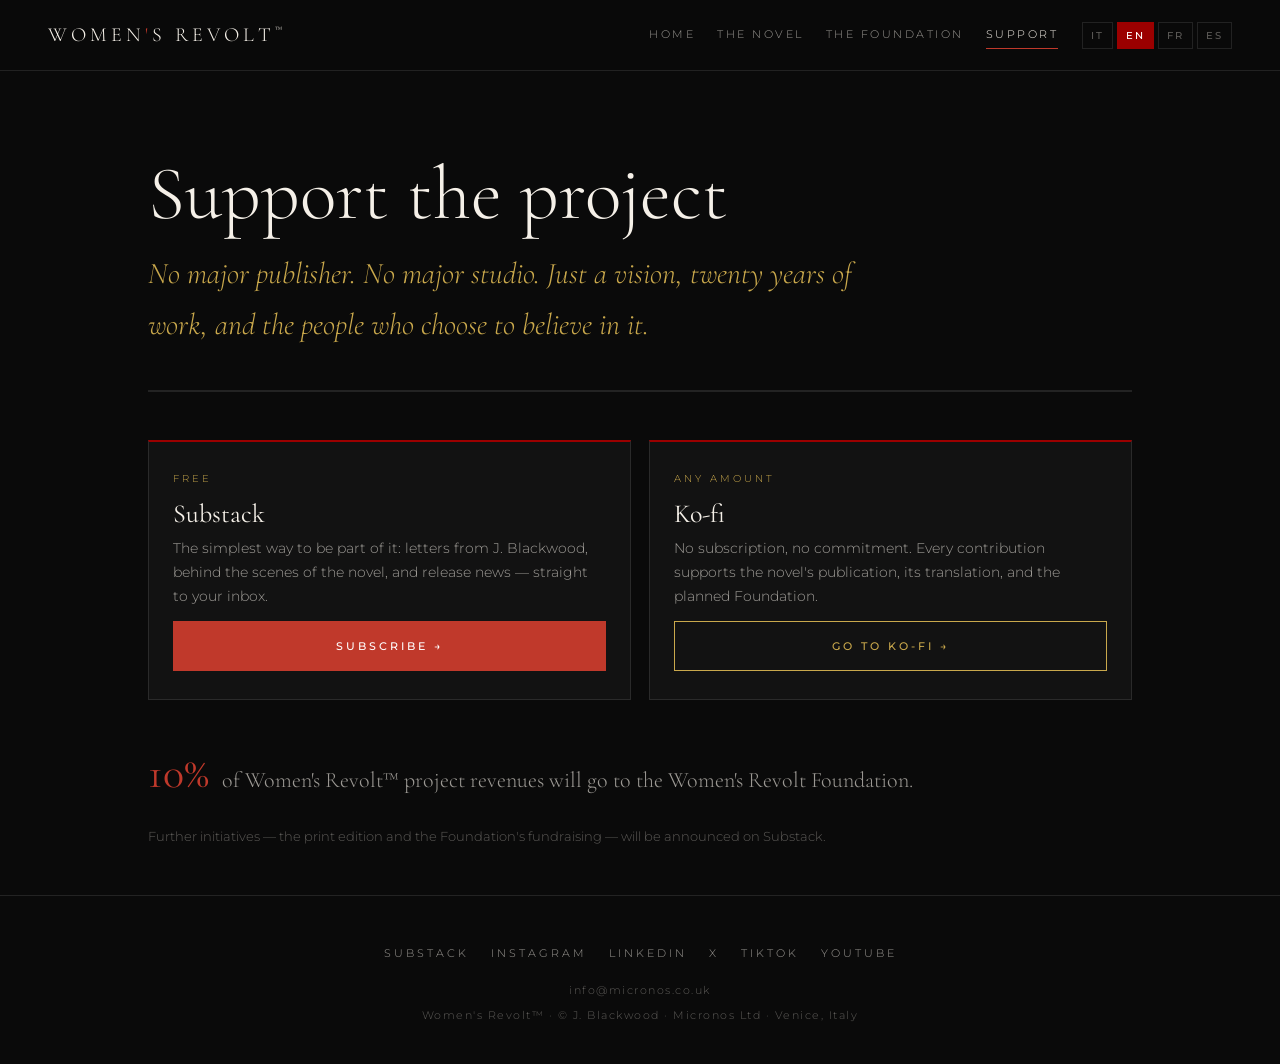
<file: support.html>
<!DOCTYPE html>
<html lang="en">
<head>
<meta charset="UTF-8">
<meta name="viewport" content="width=device-width, initial-scale=1">
<title>Support — Women&#x27;s Revolt™</title>
<meta name="description" content="Support Women&#x27;s Revolt, an independent novel by J. Blackwood.">
<meta property="og:title" content="Support — Women&#x27;s Revolt™">
<meta property="og:description" content="Support Women&#x27;s Revolt, an independent novel by J. Blackwood.">
<meta property="og:type" content="website">
<link rel="preconnect" href="https://fonts.googleapis.com">
<link href="https://fonts.googleapis.com/css2?family=Cormorant+Garamond:ital,wght@0,300;0,400;0,600;1,300;1,400&family=Montserrat:wght@300;400;500;600&display=swap" rel="stylesheet">
<link rel="stylesheet" href="style.css">
<script>
(function(){var L=["it","en","fr","es"],l=null;
try{var q=new URLSearchParams(location.search).get("lang");if(L.indexOf(q)>-1)l=q;}catch(e){}
if(!l){try{var s=localStorage.getItem("wr-lang");if(L.indexOf(s)>-1)l=s;}catch(e){}}
if(!l){var n=(navigator.language||"en").slice(0,2).toLowerCase();l=L.indexOf(n)>-1?n:"en";}
document.documentElement.setAttribute("data-lang",l);document.documentElement.lang=l;})();
</script>
</head>
<body>
<header class="nav">
<a class="logo" href="index.html">Women<span>'</span>s Revolt<sup>™</sup></a>
<nav class="links"><a href="index.html"><span class="l l-it">Home</span><span class="l l-en">Home</span><span class="l l-fr">Accueil</span><span class="l l-es">Inicio</span></a><a href="novel.html"><span class="l l-it">Il Romanzo</span><span class="l l-en">The Novel</span><span class="l l-fr">Le Roman</span><span class="l l-es">La Novela</span></a><a href="foundation.html"><span class="l l-it">La Fondazione</span><span class="l l-en">The Foundation</span><span class="l l-fr">La Fondation</span><span class="l l-es">La Fundación</span></a><a href="support.html" class="on"><span class="l l-it">Sostieni</span><span class="l l-en">Support</span><span class="l l-fr">Soutenir</span><span class="l l-es">Apoya</span></a></nav>
<div class="langs" role="group" aria-label="Language"><button type="button" data-set="it">IT</button><button type="button" data-set="en">EN</button><button type="button" data-set="fr">FR</button><button type="button" data-set="es">ES</button></div>
</header>
<main class="">
<section class="pagehead">
<h1><span class="l l-it">Sostieni il progetto</span><span class="l l-en">Support the project</span><span class="l l-fr">Soutenir le projet</span><span class="l l-es">Apoya el proyecto</span></h1>
<p class="lead"><span class="l l-it">Nessuna grande casa editrice. Nessun grande studio. Solo una visione, vent'anni di lavoro e le persone che scelgono di crederci.</span><span class="l l-en">No major publisher. No major studio. Just a vision, twenty years of work, and the people who choose to believe in it.</span><span class="l l-fr">Pas de grand éditeur. Pas de grand studio. Juste une vision, vingt ans de travail, et les personnes qui choisissent d'y croire.</span><span class="l l-es">Sin gran editorial. Sin gran estudio. Solo una visión, veinte años de trabajo y las personas que eligen creer en ella.</span></p>
</section>
<section class="block">
<div class="grid two">
<article class="card">
<p class="role"><span class="l l-it">Gratuito</span><span class="l l-en">Free</span><span class="l l-fr">Gratuit</span><span class="l l-es">Gratis</span></p>
<h3>Substack</h3>
<p><span class="l l-it">Il modo più semplice per esserci: le lettere di J. Blackwood, il dietro le quinte del romanzo e le novità sull'uscita, direttamente nella tua email.</span><span class="l l-en">The simplest way to be part of it: letters from J. Blackwood, behind the scenes of the novel, and release news — straight to your inbox.</span><span class="l l-fr">La façon la plus simple d'en faire partie : les lettres de J. Blackwood, les coulisses du roman et les nouvelles de la sortie, directement dans votre boîte mail.</span><span class="l l-es">La forma más sencilla de estar: las cartas de J. Blackwood, el detrás de escena de la novela y las novedades del lanzamiento, directamente en tu correo.</span></p>
<a class="btn red" href="https://womensrevolt.substack.com" target="_blank" rel="noopener"><span class="l l-it">Iscriviti</span><span class="l l-en">Subscribe</span><span class="l l-fr">S'abonner</span><span class="l l-es">Suscríbete</span> →</a>
</article>
<article class="card">
<p class="role"><span class="l l-it">Contributo libero</span><span class="l l-en">Any amount</span><span class="l l-fr">Montant libre</span><span class="l l-es">Aportación libre</span></p>
<h3>Ko-fi</h3>
<p><span class="l l-it">Nessun abbonamento, nessun impegno. Ogni contributo sostiene la pubblicazione del romanzo, la traduzione e il progetto della futura Fondazione.</span><span class="l l-en">No subscription, no commitment. Every contribution supports the novel's publication, its translation, and the planned Foundation.</span><span class="l l-fr">Pas d'abonnement, pas d'engagement. Chaque contribution soutient la publication du roman, sa traduction et le projet de future Fondation.</span><span class="l l-es">Sin suscripción, sin compromiso. Cada aportación apoya la publicación de la novela, su traducción y el proyecto de la futura Fundación.</span></p>
<a class="btn gold" href="https://ko-fi.com/womensrevolt" target="_blank" rel="noopener"><span class="l l-it">Vai a Ko-fi</span><span class="l l-en">Go to Ko-fi</span><span class="l l-fr">Aller sur Ko-fi</span><span class="l l-es">Ir a Ko-fi</span> →</a>
</article>
</div>
<p class="big10"><strong>10%</strong> <span class="l l-it">dei ricavi del progetto Women's Revolt™ andrà alla Women's Revolt Foundation.</span><span class="l l-en">of Women's Revolt™ project revenues will go to the Women's Revolt Foundation.</span><span class="l l-fr">des revenus du projet Women's Revolt™ ira à la Women's Revolt Foundation.</span><span class="l l-es">de los ingresos del proyecto Women's Revolt™ irá a la Women's Revolt Foundation.</span></p>
<p class="note"><span class="l l-it">Altre iniziative — l'edizione stampata e la raccolta fondi della Fondazione — saranno annunciate su Substack.</span><span class="l l-en">Further initiatives — the print edition and the Foundation's fundraising — will be announced on Substack.</span><span class="l l-fr">D'autres initiatives — l'édition imprimée et la collecte de la Fondation — seront annoncées sur Substack.</span><span class="l l-es">Otras iniciativas — la edición impresa y la recaudación de la Fundación — se anunciarán en Substack.</span></p>
</section>
</main>
<footer class="foot">
<div class="social">
<a href="https://womensrevolt.substack.com" target="_blank" rel="noopener">Substack</a>
<a href="https://instagram.com/womensrevolt" target="_blank" rel="noopener">Instagram</a>
<a href="https://www.linkedin.com/company/womensrevolt" target="_blank" rel="noopener">LinkedIn</a>
<a href="https://x.com/JamesBlackq22a" target="_blank" rel="noopener">X</a>
<a href="https://tiktok.com/@womensrevolt" target="_blank" rel="noopener">TikTok</a>
<a href="https://www.youtube.com/@Womenrevolt" target="_blank" rel="noopener">YouTube</a>
</div>
<p class="small"><a href="mailto:info@micronos.co.uk">info@micronos.co.uk</a></p>
<p class="small">Women's Revolt™ · © J. Blackwood · Micronos Ltd · Venice, Italy</p>
</footer>
<script src="lang.js"></script>
</body>
</html>
</file>
<file: style.css>
:root{--bg:#0a0a0a;--card:#121212;--line:rgba(255,255,255,.1);--text:#f5f0e8;--muted:rgba(245,240,232,.62);--faint:rgba(245,240,232,.35);--red:#c0392b;--red-d:#9b0000;--gold:#c9a84c}
*{box-sizing:border-box;margin:0;padding:0}
html{background:var(--bg);scroll-behavior:smooth}
body{background:var(--bg);color:var(--text);font-family:'Montserrat',system-ui,sans-serif;font-weight:300;line-height:1.7;-webkit-font-smoothing:antialiased}
a{color:inherit}
/* language */
.l{display:none}
html[data-lang=it] .l-it,html[data-lang=en] .l-en,html[data-lang=fr] .l-fr,html[data-lang=es] .l-es,html:not([data-lang]) .l-en{display:inline}
/* nav */
.nav{position:sticky;top:0;z-index:10;display:flex;align-items:center;gap:24px;flex-wrap:wrap;padding:18px clamp(16px,4vw,48px);background:rgba(10,10,10,.92);backdrop-filter:blur(8px);border-bottom:1px solid var(--line)}
.logo{font-family:'Cormorant Garamond',serif;font-size:20px;letter-spacing:4px;text-transform:uppercase;text-decoration:none;white-space:nowrap}
.logo span{color:var(--red)} .logo sup{font-size:10px}
.links{display:flex;gap:22px;flex-wrap:wrap;margin-left:auto}
.links a{font-size:11px;letter-spacing:2.5px;text-transform:uppercase;text-decoration:none;color:var(--muted);padding:4px 0;border-bottom:1px solid transparent}
.links a:hover,.links a.on{color:var(--text);border-color:var(--red)}
.langs{display:flex;gap:4px}
.langs button{background:none;border:1px solid var(--line);color:var(--faint);font:500 10px 'Montserrat',sans-serif;letter-spacing:2px;padding:6px 8px;cursor:pointer}
.langs button:hover{color:var(--red);border-color:var(--red)}
html[data-lang=it] [data-set=it],html[data-lang=en] [data-set=en],html[data-lang=fr] [data-set=fr],html[data-lang=es] [data-set=es]{background:var(--red-d);border-color:var(--red-d);color:#fff}
@media (max-width:760px){.links{order:3;width:100%;margin-left:0;gap:16px}.langs{margin-left:auto}}
/* common */
main{max-width:1080px;margin:0 auto;padding:0 clamp(16px,4vw,48px)}
.eyebrow{font-size:11px;letter-spacing:4px;text-transform:uppercase;color:var(--gold);margin-bottom:14px}
h1,h2,h3{font-family:'Cormorant Garamond',serif;font-weight:400;line-height:1.15}
h2{font-size:clamp(28px,4vw,38px);margin-bottom:24px}
h3{font-size:26px;margin-bottom:8px}
.btns{display:flex;flex-direction:column;gap:14px;width:100%;max-width:340px;margin:0 auto}
.btns.left{margin:32px 0 0}
.btn{display:block;text-align:center;padding:15px 22px;font-size:11px;font-weight:500;letter-spacing:3px;text-transform:uppercase;text-decoration:none;border:1px solid;transition:.25s}
.btn.red{background:var(--red);border-color:var(--red);color:#fff}.btn.red:hover{background:var(--red-d);border-color:var(--red-d)}
.btn.gold{color:var(--gold);border-color:var(--gold)}.btn.gold:hover{background:rgba(201,168,76,.1)}
/* home */
main.home{max-width:none;padding:0}
.hero{min-height:calc(100vh - 70px);display:flex;flex-direction:column;align-items:center;justify-content:center;text-align:center;padding:72px 20px 56px;background:linear-gradient(rgba(10,10,10,.82),rgba(10,10,10,.93)),url(hero.jpg) center/cover no-repeat}
.brand{font-family:'Cormorant Garamond',serif;font-weight:300;font-size:clamp(46px,11vw,104px);letter-spacing:clamp(3px,1vw,8px);text-transform:uppercase;line-height:1}
.brand span{color:var(--red)} .brand sup{font-size:.25em;vertical-align:top}
.sub{font-family:'Cormorant Garamond',serif;font-style:italic;font-size:clamp(16px,3.5vw,20px);letter-spacing:4px;color:var(--gold);margin:14px 0 34px}
.hook{font-family:'Cormorant Garamond',serif;font-size:clamp(21px,4.4vw,28px);max-width:640px;line-height:1.45;margin-bottom:22px}
.tag{font-family:'Cormorant Garamond',serif;font-style:italic;font-size:clamp(17px,3.6vw,21px);color:var(--muted);margin-bottom:44px}
.status{margin-top:34px;font-size:10px;letter-spacing:4px;text-transform:uppercase;color:var(--faint)}
.kofi{margin-top:12px;font-size:10px;letter-spacing:2px;text-transform:uppercase;color:var(--faint);text-decoration:none}.kofi:hover{color:var(--muted)}
/* inner pages */
.pagehead{padding:80px 0 40px;border-bottom:1px solid var(--line)}
.pagehead h1{font-size:clamp(44px,8vw,76px);font-weight:300}
.lead{font-family:'Cormorant Garamond',serif;font-size:clamp(22px,4vw,30px);font-style:italic;color:var(--gold);margin-top:10px;max-width:760px}
.lead.quote{color:var(--muted)}
.prose{max-width:720px;padding:48px 0}
.prose p{font-size:17px;color:var(--muted);margin-bottom:22px}
.prose p.em{font-family:'Cormorant Garamond',serif;font-size:26px;font-style:italic;color:var(--text);line-height:1.4}
.prose h2{margin-top:24px}
.facts{display:flex;gap:40px;flex-wrap:wrap;margin-top:34px;padding-top:24px;border-top:1px solid var(--line)}
.facts dt{font-size:10px;letter-spacing:3px;text-transform:uppercase;color:var(--faint)}
.facts dd{font-family:'Cormorant Garamond',serif;font-size:22px}
.block{padding:48px 0;border-top:1px solid var(--line)}
.grid{display:grid;gap:18px;grid-template-columns:repeat(auto-fit,minmax(230px,1fr))}
.grid.two{grid-template-columns:repeat(auto-fit,minmax(280px,1fr))}
.card{background:var(--card);border:1px solid var(--line);border-top:2px solid var(--red-d);padding:28px 24px;display:flex;flex-direction:column}
.card p{font-size:14px;color:var(--muted);margin-bottom:12px}
.card .btn{margin-top:auto}
.ini,.num{font-family:'Cormorant Garamond',serif;font-size:44px;color:var(--red);line-height:1;margin-bottom:14px}
.role{font-size:10px!important;letter-spacing:3px;text-transform:uppercase;color:var(--gold)!important}
.meta{font-size:12px!important;color:var(--faint)!important;margin-top:auto}
.big10{margin-top:36px;font-family:'Cormorant Garamond',serif;font-size:22px;color:var(--muted)}
.big10 strong{font-size:44px;color:var(--red);font-weight:400;margin-right:8px}
.note{margin-top:14px;font-size:13px;color:var(--faint)}
.help{margin:8px 0 56px;padding:32px 28px;border:1px solid rgba(192,57,43,.45);background:rgba(155,0,0,.08)}
.help h2{font-size:28px;margin-bottom:10px}
.help p{color:var(--muted);font-size:15px;margin-bottom:12px}
.help ul{list-style:none;display:grid;grid-template-columns:repeat(auto-fit,minmax(170px,1fr));gap:6px 18px}
.help li{font-size:15px}
/* footer */
.foot{text-align:center;padding:48px 20px 40px;border-top:1px solid var(--line)}
.social{display:flex;justify-content:center;gap:22px;flex-wrap:wrap;margin-bottom:18px}
.social a{font-size:11px;letter-spacing:3px;text-transform:uppercase;color:var(--muted);text-decoration:none}.social a:hover{color:var(--red)}
.small{font-size:11px;letter-spacing:1.5px;color:var(--faint);margin-top:6px}.small a{text-decoration:none}
</file>
